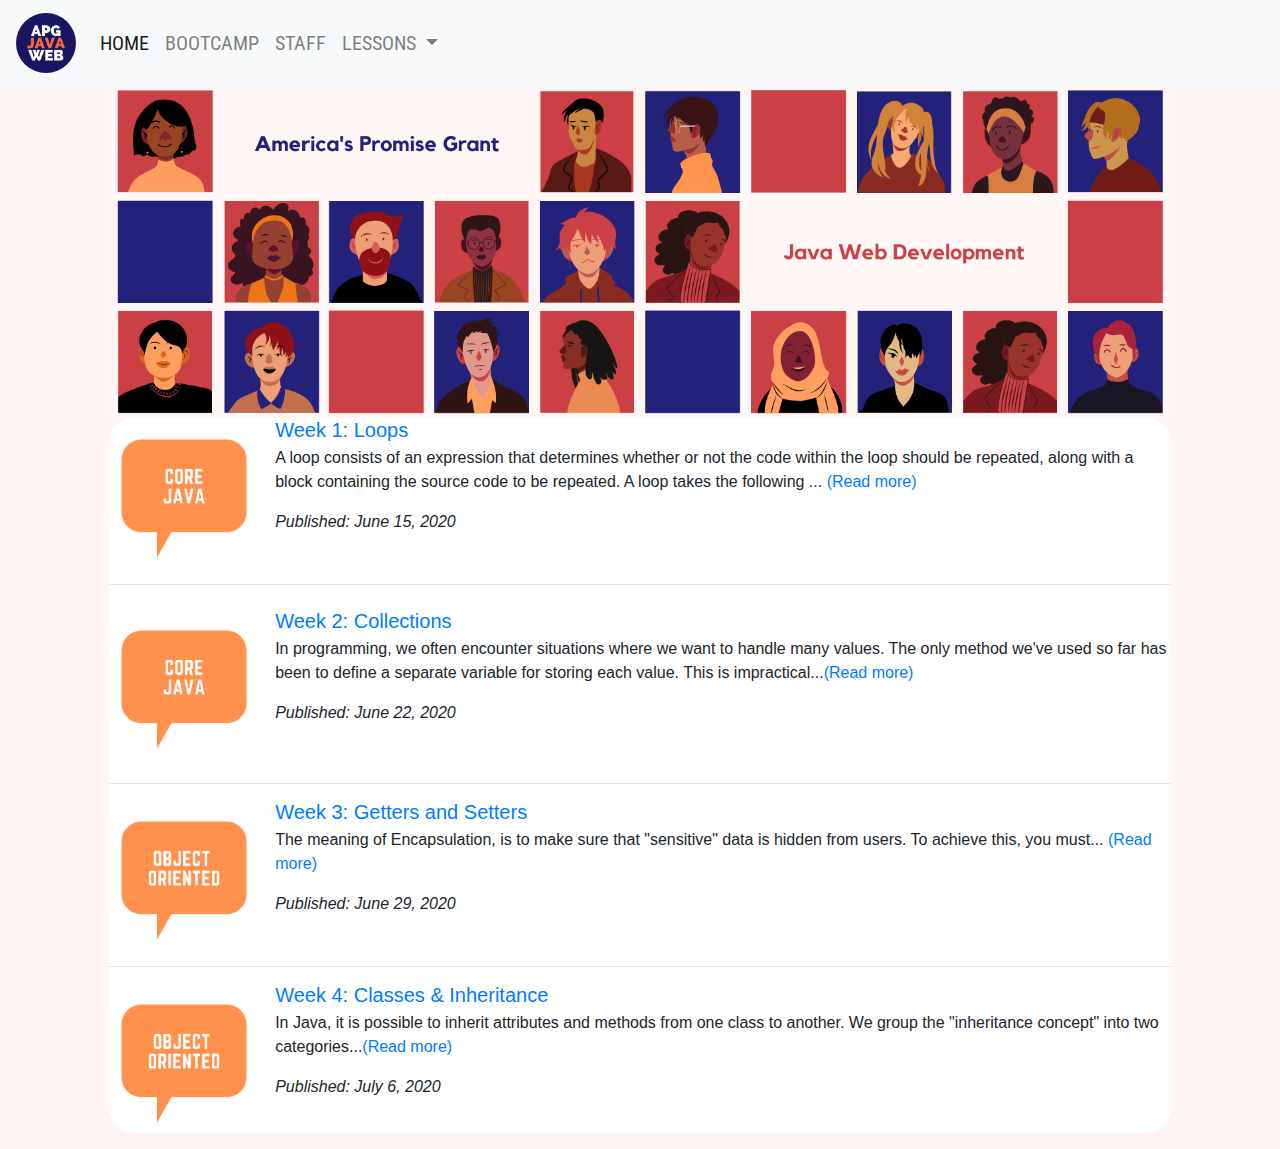
<file: src/main/resources/index.html>
<!doctype html>
<html lang="en">
<head>
    <!-- Required meta tags -->
    <meta charset="utf-8">
    <meta name="viewport" content="width=device-width, initial-scale=1, shrink-to-fit=no">

    <!-- Bootstrap CSS -->
    <link rel="stylesheet" href="https://stackpath.bootstrapcdn.com/bootstrap/4.3.1/css/bootstrap.min.css"
          integrity="sha384-ggOyR0iXCbMQv3Xipma34MD+dH/1fQ784/j6cY/iJTQUOhcWr7x9JvoRxT2MZw1T" crossorigin="anonymous">

<!--    <style>-->
<!--        html, body {-->
<!--            background-color: #FEF5F4;-->
<!--        }-->

<!--        .list-unstyled {-->
<!--            background-color: #FFFFFF;-->
<!--            border-radius: 25px;-->
<!--        }-->

<!--        li img {-->
<!--            border-radius: 50%;-->
<!--        }-->
<!--    </style>-->

    <title>Home</title>
    <link rel="stylesheet" href="styles/main.css">
</head>
<body>


<!--NAV BAR-->
<nav class="navbar navbar-expand-lg navbar-light bg-light sticky-top">
    <a class="navbar-brand" href="#"><img src="photos/navLogo.png" width="60rem" style="border-radius: 50%"></a>
    <button class="navbar-toggler" type="button" data-toggle="collapse" data-target="#navbarNavDropdown" aria-controls="navbarNavDropdown" aria-expanded="false" aria-label="Toggle navigation">
        <span class="navbar-toggler-icon"></span>
    </button>
    <div class="collapse navbar-collapse" id="navbarNavDropdown">
        <ul class="navbar-nav">
            <li class="nav-item">
                <a class="nav-link active" href="index.html">Home<span class="sr-only">(current)</span></a>
            </li>
            <li class="nav-item">
                <a class="nav-link" href="bootcamp.html">Bootcamp</a>
            </li>
            <li class="nav-item">
                <a class="nav-link" href="staff.html">Staff</a>
            </li>
            <li class="nav-item dropdown">
                <a class="nav-link dropdown-toggle" href="#" id="navbarDropdownMenuLink" data-toggle="dropdown" aria-haspopup="true" aria-expanded="false">
                    Lessons
                </a>
                <div class="dropdown-menu" aria-labelledby="navbarDropdownMenuLink">
                    <a class="dropdown-item" href="week1.html">Core: Loops</a>
                    <a class="dropdown-item" href="week2.html">Core: Collections</a>
                    <hr>
                    <a class="dropdown-item" href="week3.html">OOP: Getters & Setters</a>
                    <a class="dropdown-item" href="week4.html">OOP: Classes & Inheritance</a>
                </div>
            </li>
        </ul>
    </div>
</nav>

<!--HERO IMAGE-->




<!--FEED OF POSTS-->

    <div class="row">
        <div class="col">
<!--            1 of 3-->
        </div>


        <div class="col-10"> <!-- START CONTENT -->
            <img src="photos/blogSiteHeroImage.png" width="100%">

            <ul class="list-unstyled">
                <li class="media">
                    <img class="mr-3" src="photos/tweetCore.png" width="150rem" alt="Generic placeholder image">
                    <div class="media-body">
                        <h5 class="mt-0 mb-1"><a href="week1.html">Week 1: Loops</a></h5>
                        <p>A loop consists of an expression that determines whether or not the code within the loop should be repeated, along with a block containing the source code to be repeated. A loop takes the following ... <a href="week1.html">(Read more)</a></p>
                        <p><em>Published: June 15, 2020</em></p>
                    </div>
                </li>
                <hr>
                <li class="media my-4">
                    <img class="mr-3" src="photos/tweetCore.png" width="150rem" alt="Generic placeholder image">
                    <div class="media-body">
                        <h5 class="mt-0 mb-1"><a href="week2.html">Week 2: Collections</a></h5>
                        <p>In programming, we often encounter situations where we want to handle many values. The only method we've used so far has been to define a separate variable for storing each value. This is impractical...<a href="week2.html">(Read more)</a></p>
                        <p><em>Published: June 22, 2020</em></p>
                    </div>
                </li>
                <hr>
                <li class="media">
                    <img class="mr-3" src="photos/tweetOOP.png" width="150rem" alt="Generic placeholder image">
                    <div class="media-body">
                        <h5 class="mt-0 mb-1"><a href="week3.html">Week 3: Getters and Setters</a></h5>
                        <p>The meaning of Encapsulation, is to make sure that "sensitive" data is hidden from users. To achieve this, you must... <a href="week3.html">(Read more)</a> </p>
                        <p><em>Published: June 29, 2020</em></p>
                    </div>
                </li>
                <hr>
                <li class="media">
                    <img class="mr-3" src="photos/tweetOOP.png" width="150rem" alt="Generic placeholder image">
                    <div class="media-body">
                        <h5 class="mt-0 mb-1"><a href="week4.html">Week 4: Classes & Inheritance</a></h5>
                        <p>In Java, it is possible to inherit attributes and methods from one class to another. We group the "inheritance concept" into two categories...<a href="week4.html">(Read more)</a></p>
                        <p><em>Published: July 6, 2020</em></p>
                    </div>
                </li>

            </ul>


        </div> <!-- END CONTENT-->


        <div class="col">
<!--           3 of 3-->
        </div>
    </div>
</div>



















<!-- Optional JavaScript -->
<!-- jQuery first, then Popper.js, then Bootstrap JS -->
<script src="https://code.jquery.com/jquery-3.3.1.slim.min.js"
        integrity="sha384-q8i/X+965DzO0rT7abK41JStQIAqVgRVzpbzo5smXKp4YfRvH+8abtTE1Pi6jizo"
        crossorigin="anonymous"></script>
<script src="https://cdnjs.cloudflare.com/ajax/libs/popper.js/1.14.7/umd/popper.min.js"
        integrity="sha384-UO2eT0CpHqdSJQ6hJty5KVphtPhzWj9WO1clHTMGa3JDZwrnQq4sF86dIHNDz0W1"
        crossorigin="anonymous"></script>
<script src="https://stackpath.bootstrapcdn.com/bootstrap/4.3.1/js/bootstrap.min.js"
        integrity="sha384-JjSmVgyd0p3pXB1rRibZUAYoIIy6OrQ6VrjIEaFf/nJGzIxFDsf4x0xIM+B07jRM"
        crossorigin="anonymous"></script>
</body>
</html>
</file>
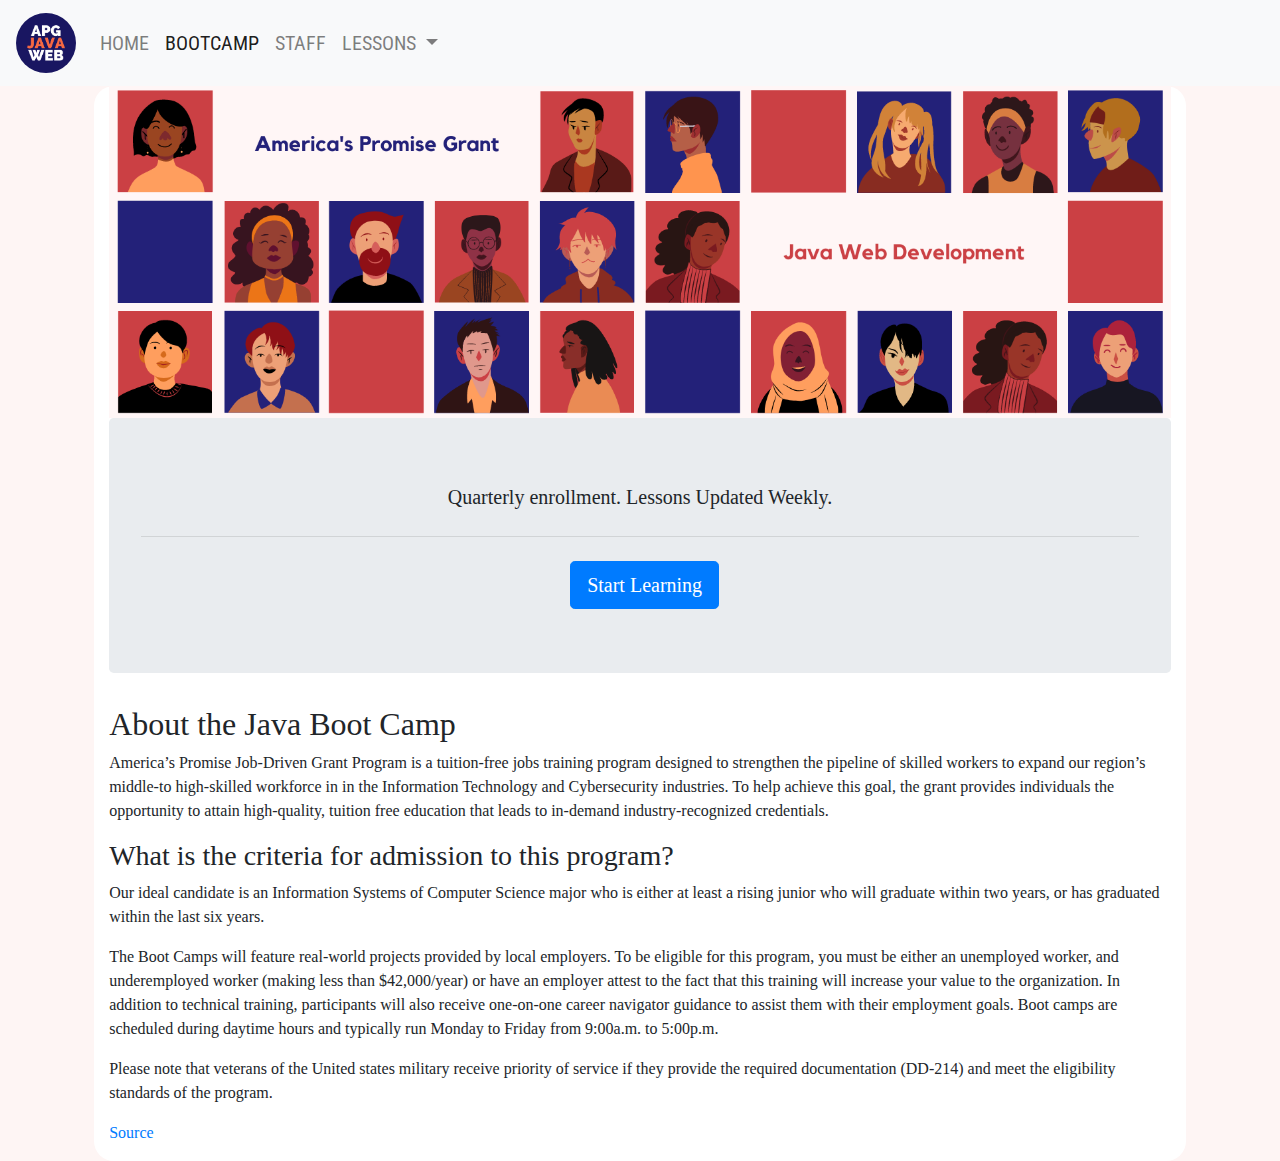
<file: src/main/resources/bootcamp.html>
<!doctype html>
<html lang="en">
<head>
    <!-- Required meta tags -->
    <meta charset="utf-8">
    <meta name="viewport" content="width=device-width, initial-scale=1, shrink-to-fit=no">

    <!-- Bootstrap CSS -->
    <link rel="stylesheet" href="https://stackpath.bootstrapcdn.com/bootstrap/4.3.1/css/bootstrap.min.css"
          integrity="sha384-ggOyR0iXCbMQv3Xipma34MD+dH/1fQ784/j6cY/iJTQUOhcWr7x9JvoRxT2MZw1T" crossorigin="anonymous">

<!--    <style>-->
<!--        html, body {-->
<!--            background-color: #FEF5F4;-->
<!--        }-->

<!--        .list-unstyled {-->
<!--            background-color: #FFFFFF;-->
<!--            border-radius: 25px;-->
<!--        }-->

<!--        li img {-->
<!--            border-radius: 50%;-->
<!--        }-->
<!--    </style>-->

    <title>Bootcamp</title>
    <link rel="stylesheet" href="styles/main.css">
</head>
<body>


<!--NAV BAR-->
<nav class="navbar navbar-expand-lg navbar-light bg-light sticky-top">
    <a class="navbar-brand" href="#"><img src="photos/navLogo.png" width="60rem" style="border-radius: 50%"></a>
    <button class="navbar-toggler" type="button" data-toggle="collapse" data-target="#navbarNavDropdown" aria-controls="navbarNavDropdown" aria-expanded="false" aria-label="Toggle navigation">
        <span class="navbar-toggler-icon"></span>
    </button>
    <div class="collapse navbar-collapse" id="navbarNavDropdown">
        <ul class="navbar-nav">
            <li class="nav-item">
                <a class="nav-link" href="index.html">Home<span class="sr-only">(current)</span></a>
            </li>
            <li class="nav-item">
                <a class="nav-link active" href="bootcamp.html">Bootcamp</a>
            </li>
            <li class="nav-item">
                <a class="nav-link" href="staff.html">Staff</a>
            </li>
            <li class="nav-item dropdown">
                <a class="nav-link dropdown-toggle" href="#" id="navbarDropdownMenuLink" data-toggle="dropdown" aria-haspopup="true" aria-expanded="false">
                    Lessons
                </a>
                <div class="dropdown-menu" aria-labelledby="navbarDropdownMenuLink">
                    <a class="dropdown-item" href="week1.html">Core: Loops</a>
                    <a class="dropdown-item" href="week2.html">Core: Collections</a>
                    <hr>
                    <a class="dropdown-item" href="week3.html">OOP: Getters & Setters</a>
                    <a class="dropdown-item" href="week4.html">OOP: Classes & Inheritance</a>
                </div>
            </li>
        </ul>
    </div>
</nav>





<!--FEED OF POSTS-->

<div class="row">
    <div class="col">
<!--        1 of 3-->
    </div>
    <div class="col-10 about" style="background-color: white; border-radius: 20px">

        <div>
            <img src="photos/blogSiteHeroImage.png" width="100%">
            <div class="jumbotron">
                <p class="lead text-center">Quarterly enrollment. Lessons Updated Weekly.</p>
                <hr class="my-4">
                <a class="btn btn-primary btn-lg text-center" style="text-align: center" href="week1.html" role="button">Start Learning</a>
            </div>
        <h2>About the Java Boot Camp</h2>
        <p>America’s Promise Job-Driven Grant Program is a tuition-free jobs training program designed to strengthen the
            pipeline of skilled workers to expand our region’s middle-to high-skilled workforce in in the Information Technology
            and Cybersecurity industries. To help achieve this goal, the grant provides individuals the opportunity to attain high-quality,
            tuition free education that leads to in-demand industry-recognized credentials.
            </p>
            <h3>What is the criteria for admission to this program?</h3>

            <p>Our ideal candidate is an Information Systems of Computer Science major who is either at least a rising junior who will graduate within two years,
                or has graduated within the last six years.</p>

            <p>The Boot Camps will feature real-world projects provided by local employers. To be eligible for this program,
            you must be either an unemployed worker, and underemployed worker (making less than $42,000/year) or have an employer
            attest to the fact that this training will increase your value to the organization. In addition to technical training,
            participants will also receive one-on-one career navigator guidance to assist them with their employment goals.
                Boot camps are scheduled during daytime hours and typically run Monday to Friday from 9:00a.m. to 5:00p.m.</p>

            <p>Please note that veterans of the United states military receive priority of service if they provide the
                required documentation (DD-214) and meet the eligibility standards of the program.</p>

            <p><a href="https://www.montgomerycollege.edu/workforce-development-continuing-education/information-technology/americas-promise-program/index.html">Source</a></p>
        </div>


    </div>
    <div class="col">
<!--        3 of 3-->
    </div>
</div>
</div>



















<!-- Optional JavaScript -->
<!-- jQuery first, then Popper.js, then Bootstrap JS -->
<script src="https://code.jquery.com/jquery-3.3.1.slim.min.js"
        integrity="sha384-q8i/X+965DzO0rT7abK41JStQIAqVgRVzpbzo5smXKp4YfRvH+8abtTE1Pi6jizo"
        crossorigin="anonymous"></script>
<script src="https://cdnjs.cloudflare.com/ajax/libs/popper.js/1.14.7/umd/popper.min.js"
        integrity="sha384-UO2eT0CpHqdSJQ6hJty5KVphtPhzWj9WO1clHTMGa3JDZwrnQq4sF86dIHNDz0W1"
        crossorigin="anonymous"></script>
<script src="https://stackpath.bootstrapcdn.com/bootstrap/4.3.1/js/bootstrap.min.js"
        integrity="sha384-JjSmVgyd0p3pXB1rRibZUAYoIIy6OrQ6VrjIEaFf/nJGzIxFDsf4x0xIM+B07jRM"
        crossorigin="anonymous"></script>
</body>
</html>
</file>
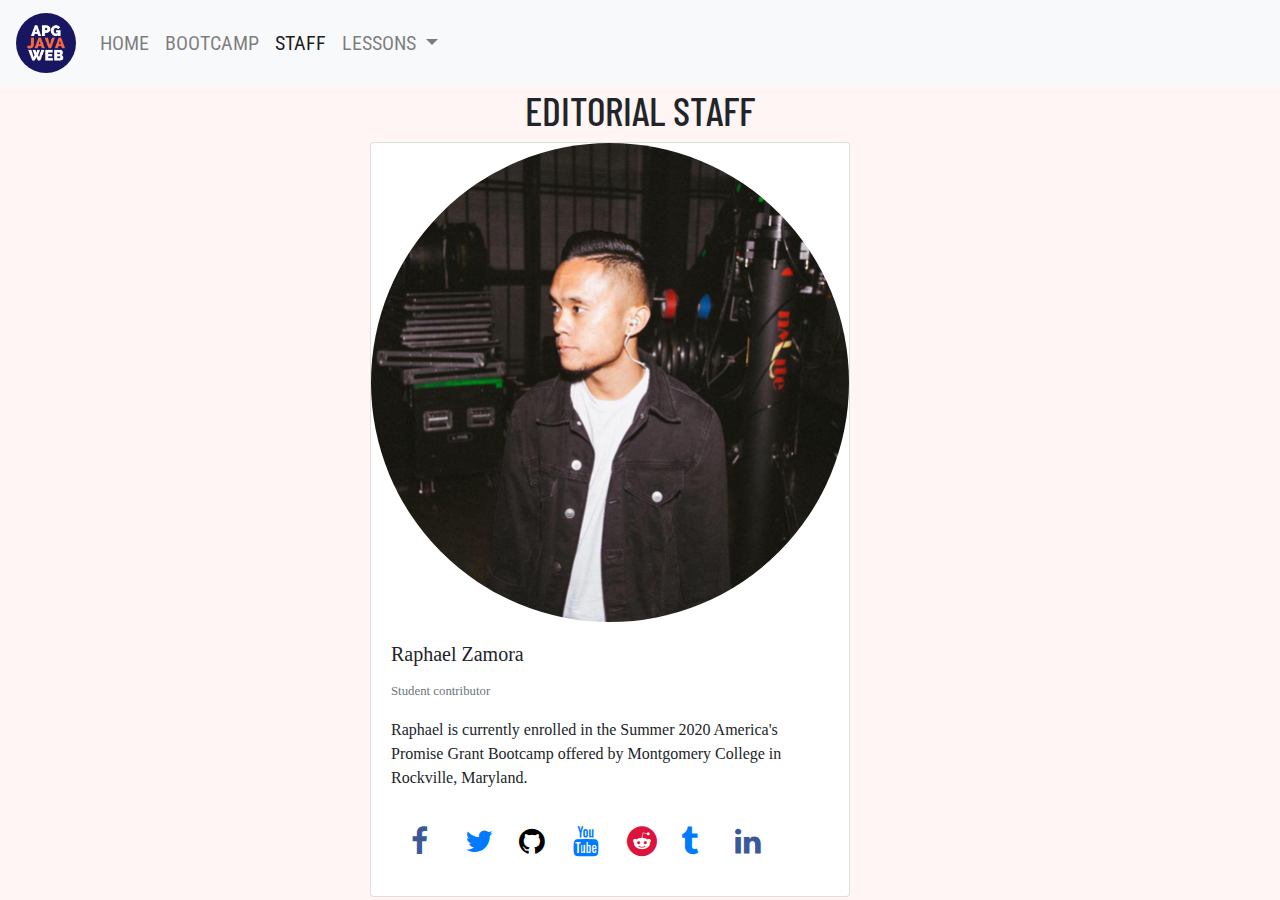
<file: src/main/resources/staff.html>
<!doctype html>
<html lang="en">
<head>
    <!-- Required meta tags -->
    <meta charset="utf-8">
    <meta name="viewport" content="width=device-width, initial-scale=1, shrink-to-fit=no">

    <!-- Bootstrap CSS -->
    <link rel="stylesheet" href="https://stackpath.bootstrapcdn.com/bootstrap/4.3.1/css/bootstrap.min.css"
          integrity="sha384-ggOyR0iXCbMQv3Xipma34MD+dH/1fQ784/j6cY/iJTQUOhcWr7x9JvoRxT2MZw1T" crossorigin="anonymous">
    <link rel="stylesheet" href="https://cdnjs.cloudflare.com/ajax/libs/font-awesome/4.7.0/css/font-awesome.min.css">

    <style>

        .fa {
            padding: 20px;
            font-size: 30px;
            width: 50px;
            text-align: center;
            text-decoration: none;
        }


    </style>



    <title>Staff</title>
    <link rel="stylesheet" href="styles/main.css">
</head>
<body>


<!--NAV BAR-->
<nav class="navbar navbar-expand-lg navbar-light bg-light sticky-top">
    <a class="navbar-brand" href="#"><img src="photos/navLogo.png" width="60rem" style="border-radius: 50%"></a>
    <button class="navbar-toggler" type="button" data-toggle="collapse" data-target="#navbarNavDropdown" aria-controls="navbarNavDropdown" aria-expanded="false" aria-label="Toggle navigation">
        <span class="navbar-toggler-icon"></span>
    </button>
    <div class="collapse navbar-collapse" id="navbarNavDropdown">
        <ul class="navbar-nav">
            <li class="nav-item">
                <a class="nav-link" href="index.html">Home<span class="sr-only">(current)</span></a>
            </li>
            <li class="nav-item">
                <a class="nav-link" href="bootcamp.html">Bootcamp</a>
            </li>
            <li class="nav-item">
                <a class="nav-link active" href="staff.html">Staff</a>
            </li>
            <li class="nav-item dropdown">
                <a class="nav-link dropdown-toggle" href="#" id="navbarDropdownMenuLink" data-toggle="dropdown" aria-haspopup="true" aria-expanded="false">
                    Lessons
                </a>
                <div class="dropdown-menu" aria-labelledby="navbarDropdownMenuLink">
                    <a class="dropdown-item" href="week1.html">Core: Loops</a>
                    <a class="dropdown-item" href="week2.html">Core: Collections</a>
                    <hr>
                    <a class="dropdown-item" href="week3.html">OOP: Getters & Setters</a>
                    <a class="dropdown-item" href="week4.html">OOP: Classes & Inheritance</a>
                </div>
            </li>
        </ul>
    </div>
</nav>

<!--HERO IMAGE-->

<!--JUMBO TRON-->

<!--FEED OF POSTS-->






<!--    <h1 class="text-center authors">Editorial Staff</h1>-->


<!--AUTHOR BODY-->

<div class="container">
    <div class="row">
        <div class="col-lg-3"></div>
        <div class="col-lg-6">
            <h1 class="text-center authors">Editorial Staff</h1>

            <div class="card staff" style="width: 30rem;">
                <img class="card-img-top" src="photos/raph.jpg" style="border-radius: 50%" width="10rem" alt="Card image cap">
                <div class="card-body">
                    <h5 class="card-title">Raphael Zamora</h5>
                    <p class="card-text"><small class="text-muted">Student contributor</small></p>
                    <p class="card-text">Raphael is currently enrolled in the Summer 2020 America's Promise Grant Bootcamp offered by Montgomery College in Rockville, Maryland.</p>
                    <a href="http://facebook.com" class="fa fa-facebook"></a>
                    <a href="http://twitter.com" class="fa fa-twitter"></a>
                    <a href="http://github.com/raphzam" class="fa fa-github"></a>
                    <a href="http://youtube.com" class="fa fa-youtube"></a>
                    <a href="http://reddit.com" class="fa fa-reddit"></a>
                    <a href="http://tumblr.com" class="fa fa-tumblr"></a>
                    <a href="http://linkedin.com" class="fa fa-linkedin"></a>
                </div>
            </div>
        </div>
        <div class="col-lg-3"></div>
    </div>
</div>


















<!-- Optional JavaScript -->
<!-- jQuery first, then Popper.js, then Bootstrap JS -->
<script src="https://code.jquery.com/jquery-3.3.1.slim.min.js"
        integrity="sha384-q8i/X+965DzO0rT7abK41JStQIAqVgRVzpbzo5smXKp4YfRvH+8abtTE1Pi6jizo"
        crossorigin="anonymous"></script>
<script src="https://cdnjs.cloudflare.com/ajax/libs/popper.js/1.14.7/umd/popper.min.js"
        integrity="sha384-UO2eT0CpHqdSJQ6hJty5KVphtPhzWj9WO1clHTMGa3JDZwrnQq4sF86dIHNDz0W1"
        crossorigin="anonymous"></script>
<script src="https://stackpath.bootstrapcdn.com/bootstrap/4.3.1/js/bootstrap.min.js"
        integrity="sha384-JjSmVgyd0p3pXB1rRibZUAYoIIy6OrQ6VrjIEaFf/nJGzIxFDsf4x0xIM+B07jRM"
        crossorigin="anonymous"></script>
</body>
</html>
</file>
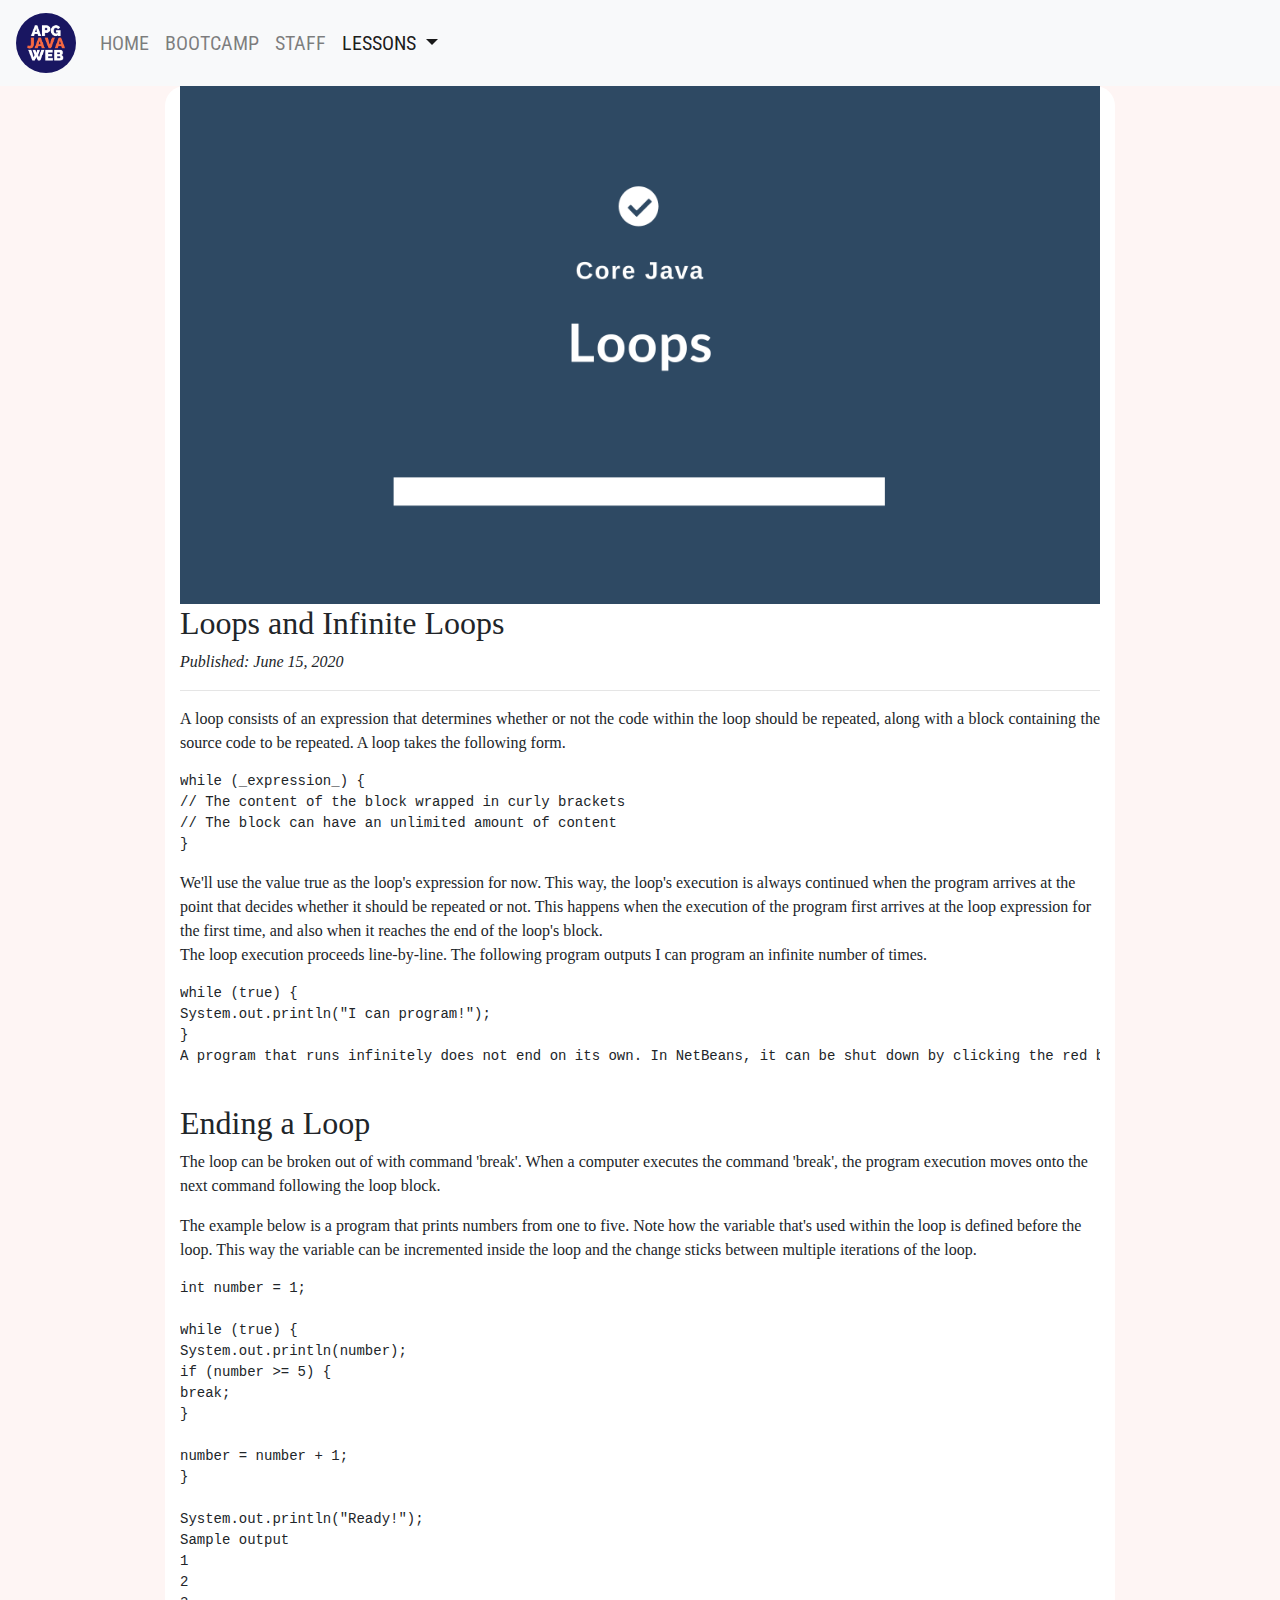
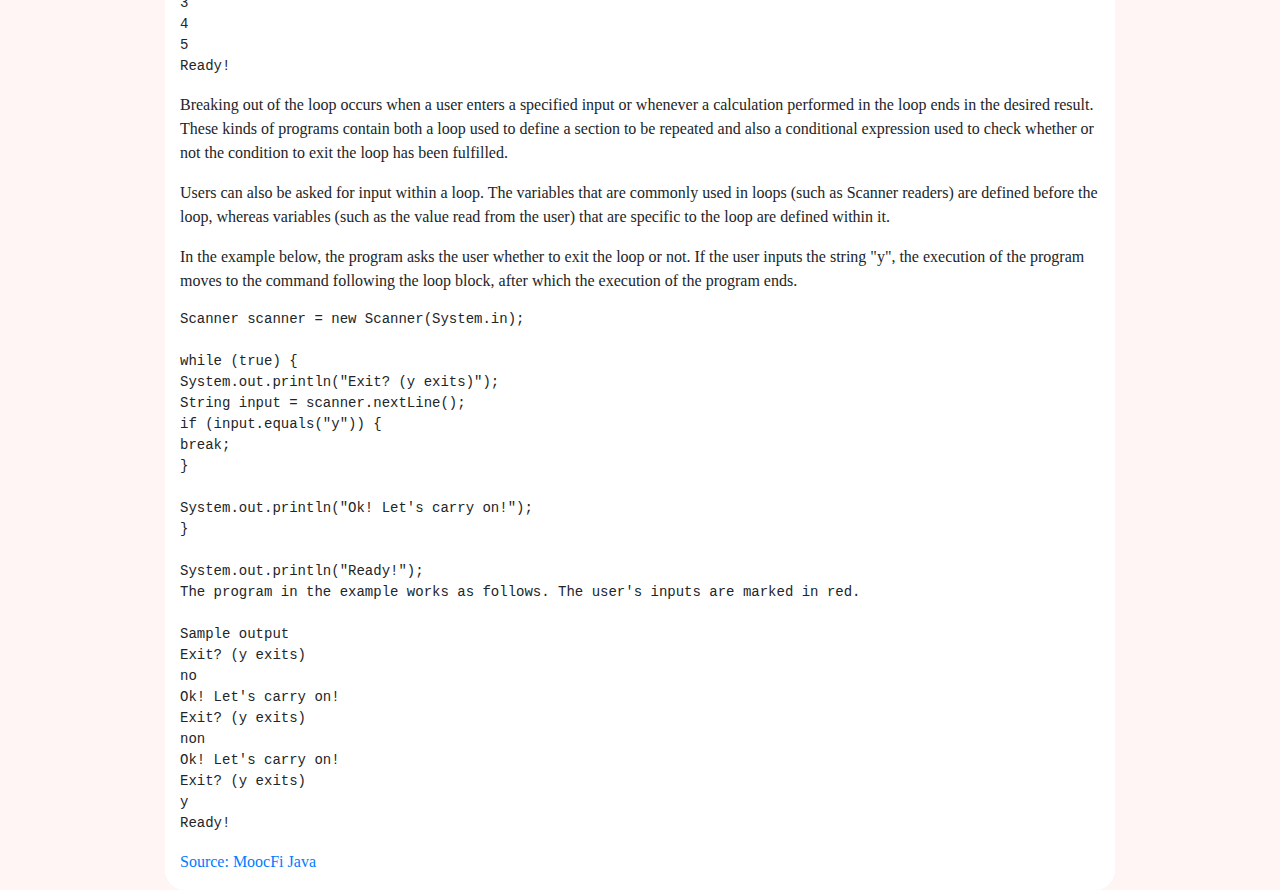
<file: src/main/resources/week1.html>
<!doctype html>
<html lang="en">
<head>
    <!-- Required meta tags -->
    <meta charset="utf-8">
    <meta name="viewport" content="width=device-width, initial-scale=1, shrink-to-fit=no">

    <!-- Bootstrap CSS -->
    <link rel="stylesheet" href="https://stackpath.bootstrapcdn.com/bootstrap/4.3.1/css/bootstrap.min.css"
          integrity="sha384-ggOyR0iXCbMQv3Xipma34MD+dH/1fQ784/j6cY/iJTQUOhcWr7x9JvoRxT2MZw1T" crossorigin="anonymous">

    <style>

    </style>

    <title>Loops</title>
    <link rel="stylesheet" href="styles/main.css">
</head>
<body>


<!--NAV BAR-->
<nav class="navbar navbar-expand-lg navbar-light bg-light sticky-top">
    <a class="navbar-brand" href="#"><img src="photos/navLogo.png" width="60rem" style="border-radius: 50%"></a>
    <button class="navbar-toggler" type="button" data-toggle="collapse" data-target="#navbarNavDropdown" aria-controls="navbarNavDropdown" aria-expanded="false" aria-label="Toggle navigation">
        <span class="navbar-toggler-icon"></span>
    </button>
    <div class="collapse navbar-collapse" id="navbarNavDropdown">
        <ul class="navbar-nav">
            <li class="nav-item">
                <a class="nav-link" href="index.html">Home<span class="sr-only">(current)</span></a>
            </li>
            <li class="nav-item">
                <a class="nav-link" href="bootcamp.html">Bootcamp</a>
            </li>
            <li class="nav-item">
                <a class="nav-link" href="staff.html">Staff</a>
            </li>
            <li class="nav-item dropdown">
                <a class="nav-link dropdown-toggle active" href="#" id="navbarDropdownMenuLink" data-toggle="dropdown" aria-haspopup="true" aria-expanded="false">
                    Lessons
                </a>
                <div class="dropdown-menu" aria-labelledby="navbarDropdownMenuLink">
                    <a class="dropdown-item" href="week1.html">Core: Loops</a>
                    <a class="dropdown-item" href="week2.html">Core: Collections</a>
                    <hr>
                    <a class="dropdown-item" href="week3.html">OOP: Getters & Setters</a>
                    <a class="dropdown-item" href="week4.html">OOP: Classes & Inheritance</a>
                </div>
            </li>
        </ul>
    </div>
</nav>

<!--HERO IMAGE-->




<!--FEED OF POSTS / LESSON PLAN-->


<div class="container">
    <div class="row">
        <div class="col"></div>
        <div class="col-10 lessons" style="background-color: white; border-radius: 20px">
            <img src="photos/lesson1.png" width="100%">

            <h2>Loops and Infinite Loops</h2>
            <p><em>Published: June 15, 2020</em></p>
            <hr>
            <p class="text-justify">A loop consists of an expression that determines whether or not the code within the loop should be repeated, along with a block containing the source code to be repeated. A loop takes the following form.</p>
            <pre>
while (_expression_) {
// The content of the block wrapped in curly brackets
// The block can have an unlimited amount of content
}
</pre>
            We'll use the value true as the loop's expression for now. This way, the loop's execution is always continued when the program arrives at the point that decides whether it should be repeated or not. This happens when the execution of the program first arrives at the loop expression for the first time, and also when it reaches the end of the loop's block.

            <p>The loop execution proceeds line-by-line. The following program outputs I can program an infinite number of times.</p>

            <pre>
while (true) {
System.out.println("I can program!");
}
A program that runs infinitely does not end on its own. In NetBeans, it can be shut down by clicking the red button located on the left side of the output window.
    </pre>

            <h2>Ending a Loop</h2>
            <p>The loop can be broken out of with command 'break'. When a computer executes the command 'break', the program execution moves onto the next command following the loop block.</p>

            <p>The example below is a program that prints numbers from one to five. Note how the variable that's used within the loop is defined before the loop. This way the variable can be incremented inside the loop and the change sticks between multiple iterations of the loop.</p>
            <pre>
int number = 1;

while (true) {
System.out.println(number);
if (number >= 5) {
break;
}

number = number + 1;
}

System.out.println("Ready!");
Sample output
1
2
3
4
5
Ready!
</pre>

<p>Breaking out of the loop occurs when a user enters a specified input or whenever a calculation performed in the loop ends in the desired result. These kinds of programs contain both a loop used to define a section to be repeated and also a conditional expression used to check whether or not the condition to exit the loop has been fulfilled.</p>

<p>Users can also be asked for input within a loop. The variables that are commonly used in loops (such as Scanner readers) are defined before the loop, whereas variables (such as the value read from the user) that are specific to the loop are defined within it.</p>

<p>In the example below, the program asks the user whether to exit the loop or not. If the user inputs the string "y", the execution of the program moves to the command following the loop block, after which the execution of the program ends.</p>
<pre>
Scanner scanner = new Scanner(System.in);

while (true) {
System.out.println("Exit? (y exits)");
String input = scanner.nextLine();
if (input.equals("y")) {
break;
}

System.out.println("Ok! Let's carry on!");
}

System.out.println("Ready!");
The program in the example works as follows. The user's inputs are marked in red.

Sample output
Exit? (y exits)
no
Ok! Let's carry on!
Exit? (y exits)
non
Ok! Let's carry on!
Exit? (y exits)
y
Ready!
</pre>
            <a href="https://java-programming.mooc.fi/part-2/2-repeating"><p>Source: MoocFi Java </p></a>

        </div> <!-- content column -->

        <div class="col"></div>
    </div>
</div>





<!-- Optional JavaScript -->
<!-- jQuery first, then Popper.js, then Bootstrap JS -->
<script src="https://code.jquery.com/jquery-3.3.1.slim.min.js"
        integrity="sha384-q8i/X+965DzO0rT7abK41JStQIAqVgRVzpbzo5smXKp4YfRvH+8abtTE1Pi6jizo"
        crossorigin="anonymous"></script>
<script src="https://cdnjs.cloudflare.com/ajax/libs/popper.js/1.14.7/umd/popper.min.js"
        integrity="sha384-UO2eT0CpHqdSJQ6hJty5KVphtPhzWj9WO1clHTMGa3JDZwrnQq4sF86dIHNDz0W1"
        crossorigin="anonymous"></script>
<script src="https://stackpath.bootstrapcdn.com/bootstrap/4.3.1/js/bootstrap.min.js"
        integrity="sha384-JjSmVgyd0p3pXB1rRibZUAYoIIy6OrQ6VrjIEaFf/nJGzIxFDsf4x0xIM+B07jRM"
        crossorigin="anonymous"></script>
</body>
</html>
</file>
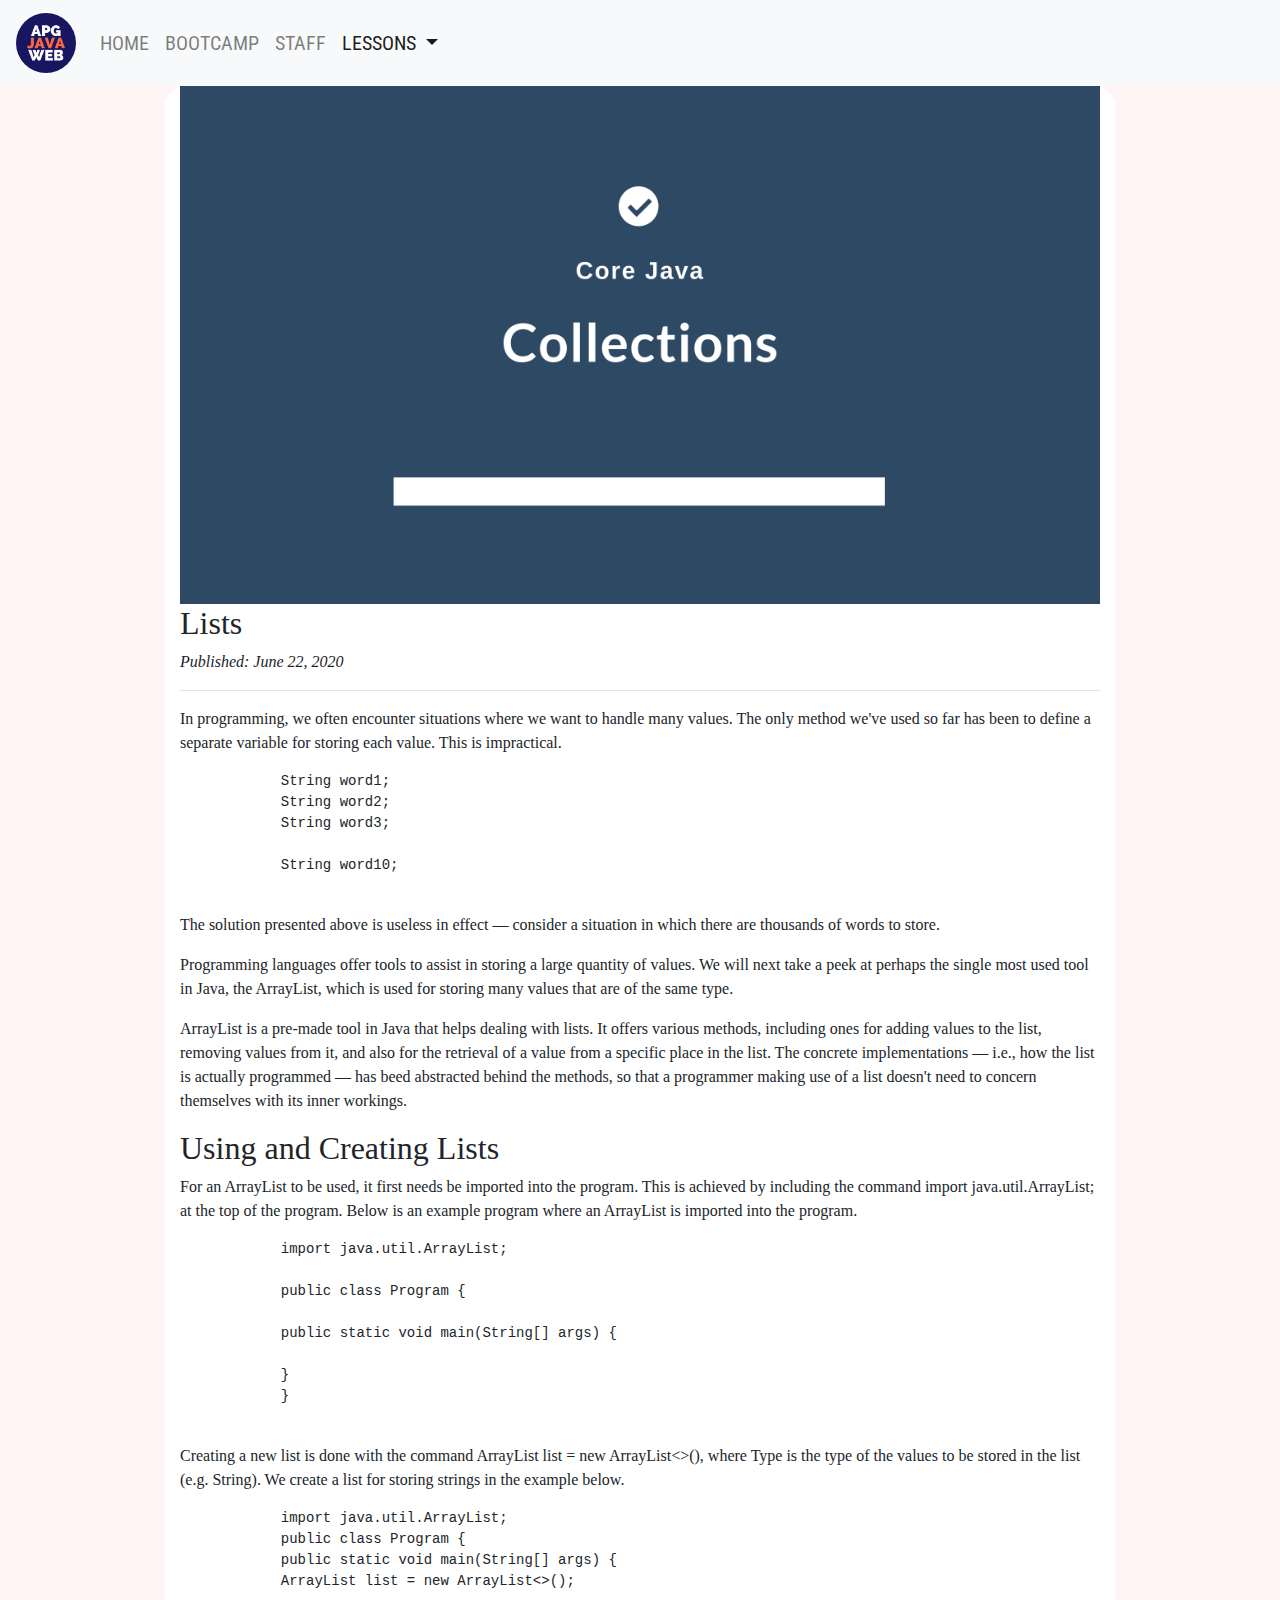
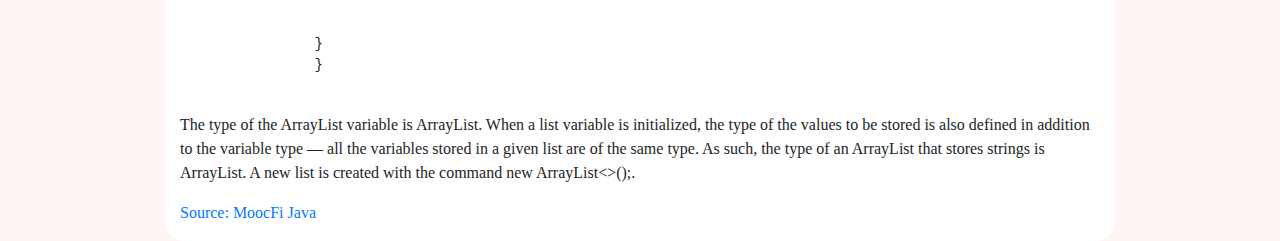
<file: src/main/resources/week2.html>
<!doctype html>
<html lang="en">
<head>
    <!-- Required meta tags -->
    <meta charset="utf-8">
    <meta name="viewport" content="width=device-width, initial-scale=1, shrink-to-fit=no">

    <!-- Bootstrap CSS -->
    <link rel="stylesheet" href="https://stackpath.bootstrapcdn.com/bootstrap/4.3.1/css/bootstrap.min.css"
          integrity="sha384-ggOyR0iXCbMQv3Xipma34MD+dH/1fQ784/j6cY/iJTQUOhcWr7x9JvoRxT2MZw1T" crossorigin="anonymous">



    <title>Collections</title>
    <link rel="stylesheet" href="styles/main.css">
</head>
<body>


<!--NAV BAR-->
<nav class="navbar navbar-expand-lg navbar-light bg-light sticky-top">
    <a class="navbar-brand" href="#"><img src="photos/navLogo.png" width="60rem" style="border-radius: 50%"></a>
    <button class="navbar-toggler" type="button" data-toggle="collapse" data-target="#navbarNavDropdown" aria-controls="navbarNavDropdown" aria-expanded="false" aria-label="Toggle navigation">
        <span class="navbar-toggler-icon"></span>
    </button>
    <div class="collapse navbar-collapse" id="navbarNavDropdown">
        <ul class="navbar-nav">
            <li class="nav-item">
                <a class="nav-link" href="index.html">Home<span class="sr-only">(current)</span></a>
            </li>
            <li class="nav-item">
                <a class="nav-link" href="bootcamp.html">Bootcamp</a>
            </li>
            <li class="nav-item">
                <a class="nav-link" href="staff.html">Staff</a>
            </li>
            <li class="nav-item dropdown">
                <a class="nav-link dropdown-toggle active" href="#" id="navbarDropdownMenuLink" data-toggle="dropdown" aria-haspopup="true" aria-expanded="false">
                    Lessons
                </a>
                <div class="dropdown-menu" aria-labelledby="navbarDropdownMenuLink">
                    <a class="dropdown-item" href="week1.html">Core: Loops</a>
                    <a class="dropdown-item" href="week2.html">Core: Collections</a>
                    <hr>
                    <a class="dropdown-item" href="week3.html">OOP: Getters & Setters</a>
                    <a class="dropdown-item" href="week4.html">OOP: Classes & Inheritance</a>
                </div>
            </li>
        </ul>
    </div>
</nav>

<!--HERO IMAGE-->
<div class="container-fluid">
    <div class="col">
    </div>
</div>



<!--FEED OF POSTS / LESSON PLAN-->


<div class="container">
    <div class="row">
        <div class="col-lg-1"></div>
        <div class="col-lg-10 lessons" style="background-color: white; border-radius: 20px"><!-- insert lesson content -->
            <img src="photos/lesson2.png" width="100%">
            <h2>Lists</h2>
            <p><em>Published: June 22, 2020</em></p>
            <hr>
                <p>In programming, we often encounter situations where we want to handle many values. The only method we've used so far has been to define a separate variable for storing each value. This is impractical.</p>

                <pre>
            String word1;
            String word2;
            String word3;

            String word10;
                </pre>
                <p>The solution presented above is useless in effect — consider a situation in which there are thousands of words to store.</p>

                <p>Programming languages offer tools to assist in storing a large quantity of values. We will next take a peek at perhaps the single most used tool in Java, the ArrayList, which is used for storing many values that are of the same type.</p>

                <p>ArrayList is a pre-made tool in Java that helps dealing with lists. It offers various methods, including ones for adding values to the list, removing values from it, and also for the retrieval of a value from a specific place in the list. The concrete implementations — i.e., how the list is actually programmed — has beed abstracted behind the methods, so that a programmer making use of a list doesn't need to concern themselves with its inner workings.</p>

                <h2>Using and Creating Lists</h2>

                <p>For an ArrayList to be used, it first needs be imported into the program. This is achieved by including the command import java.util.ArrayList; at the top of the program. Below is an example program where an ArrayList is imported into the program.</p>

                <pre>
            import java.util.ArrayList;

            public class Program {

            public static void main(String[] args) {

            }
            }
                </pre>

                <p>Creating a new list is done with the command ArrayList<Type> list = new ArrayList<>(), where Type is the type of the values to be stored in the list (e.g. String). We create a list for storing strings in the example below.</p>

            <pre>
            import java.util.ArrayList;
            public class Program {
            public static void main(String[] args) {
            ArrayList<String> list = new ArrayList<>();


                }
                }
            </pre>

                <p>The type of the ArrayList variable is ArrayList. When a list variable is initialized, the type of the values to be stored is also defined in addition to the variable type — all the variables stored in a given list are of the same type. As such, the type of an ArrayList that stores strings is ArrayList<String>. A new list is created with the command new ArrayList<>();.</p>

            <a href="https://java-programming.mooc.fi/part-3/2-lists"><p>Source: MoocFi Java</p></a>

        </div> <!-- content column -->

        <div class="col-lg-1"></div>
    </div>
</div>





<!-- Optional JavaScript -->
<!-- jQuery first, then Popper.js, then Bootstrap JS -->
<script src="https://code.jquery.com/jquery-3.3.1.slim.min.js"
        integrity="sha384-q8i/X+965DzO0rT7abK41JStQIAqVgRVzpbzo5smXKp4YfRvH+8abtTE1Pi6jizo"
        crossorigin="anonymous"></script>
<script src="https://cdnjs.cloudflare.com/ajax/libs/popper.js/1.14.7/umd/popper.min.js"
        integrity="sha384-UO2eT0CpHqdSJQ6hJty5KVphtPhzWj9WO1clHTMGa3JDZwrnQq4sF86dIHNDz0W1"
        crossorigin="anonymous"></script>
<script src="https://stackpath.bootstrapcdn.com/bootstrap/4.3.1/js/bootstrap.min.js"
        integrity="sha384-JjSmVgyd0p3pXB1rRibZUAYoIIy6OrQ6VrjIEaFf/nJGzIxFDsf4x0xIM+B07jRM"
        crossorigin="anonymous"></script>
</body>
</html>
</file>
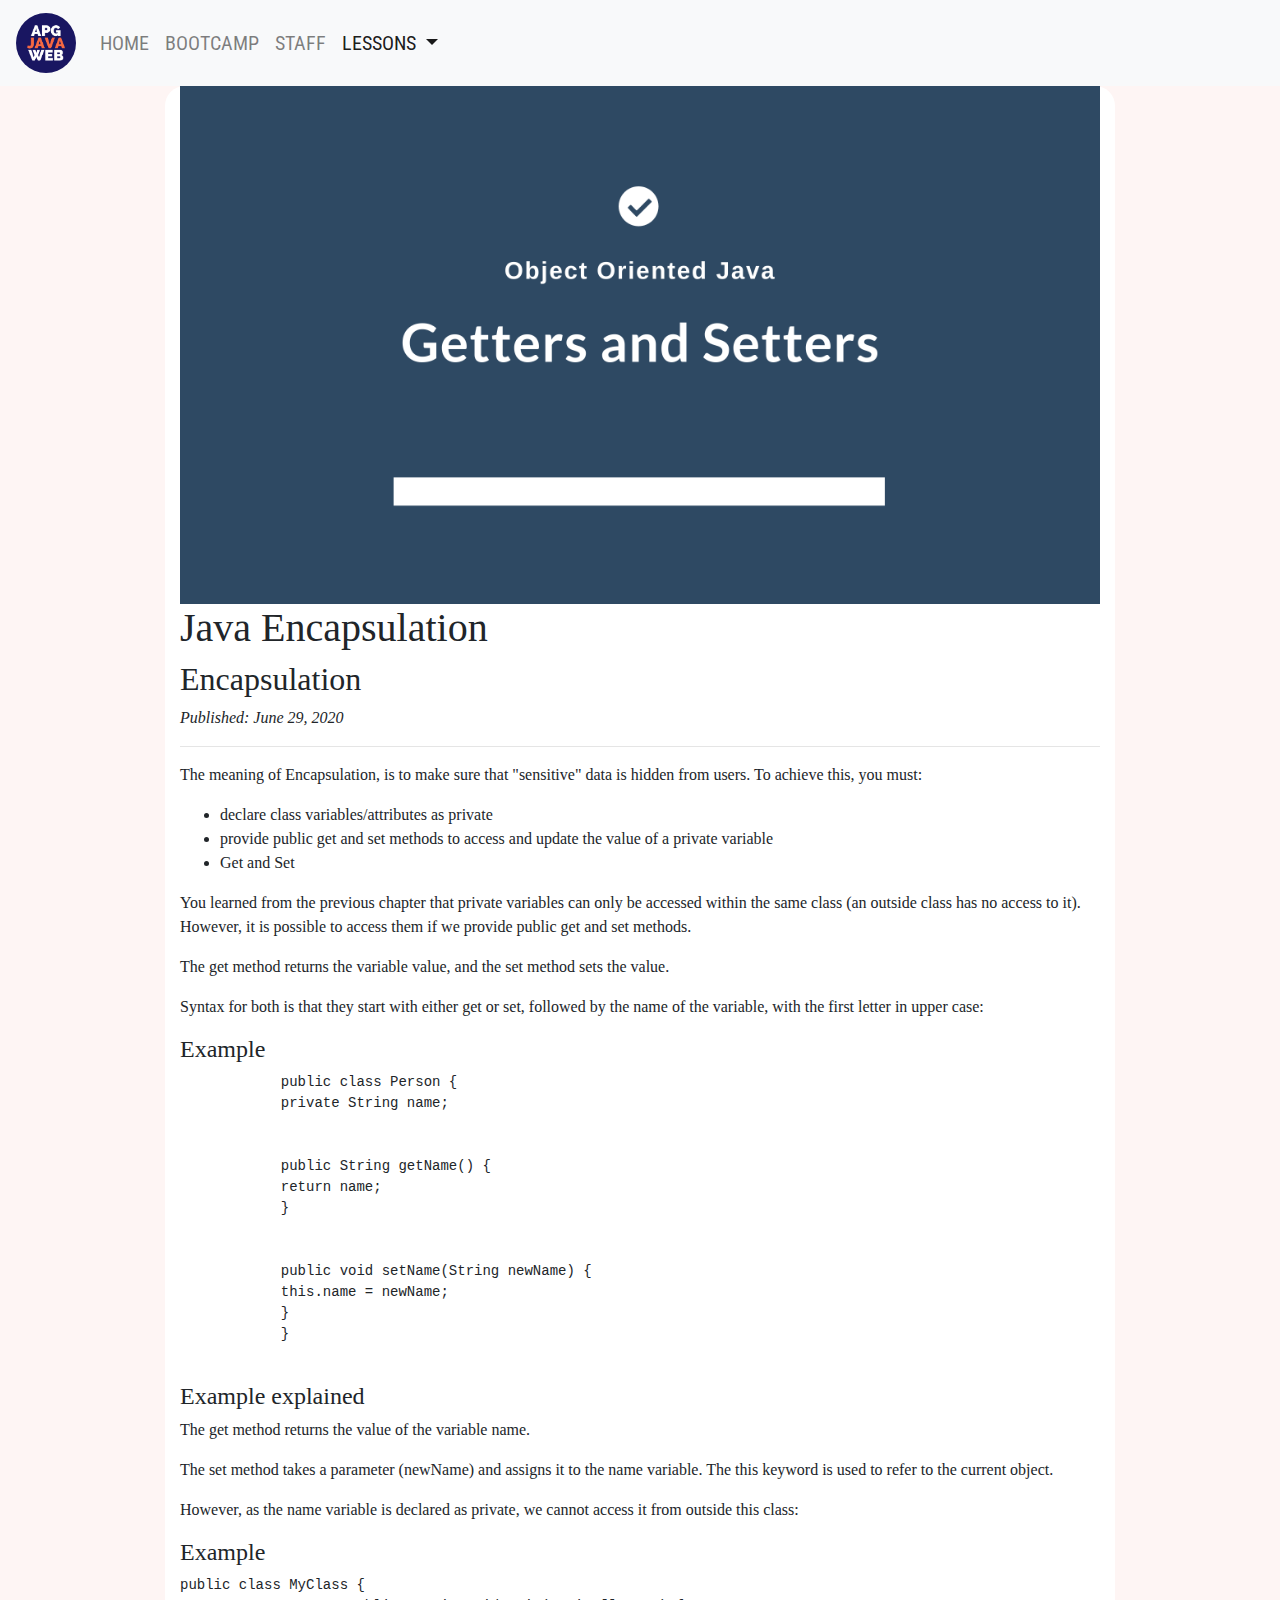
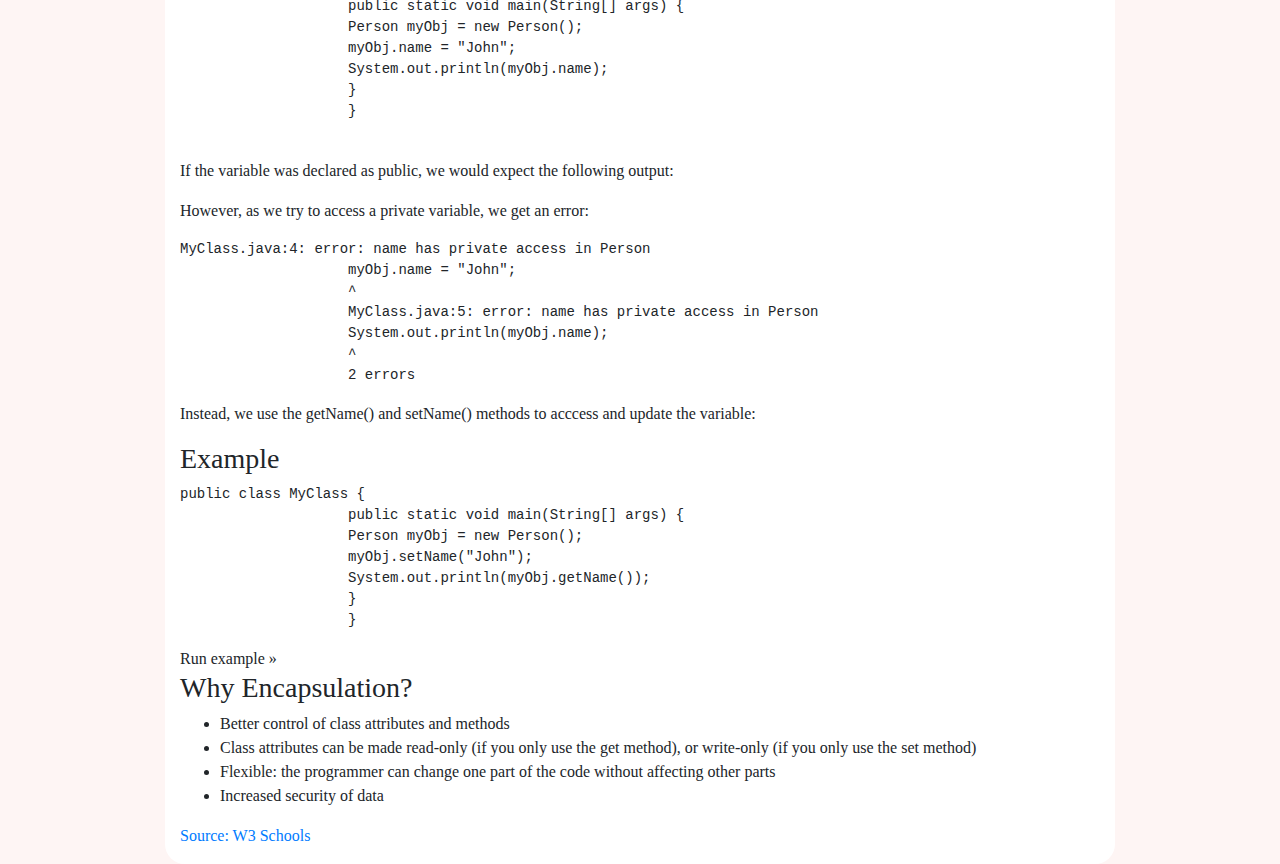
<file: src/main/resources/week3.html>
<!doctype html>
<html lang="en">
<head>
    <!-- Required meta tags -->
    <meta charset="utf-8">
    <meta name="viewport" content="width=device-width, initial-scale=1, shrink-to-fit=no">

    <!-- Bootstrap CSS -->
    <link rel="stylesheet" href="https://stackpath.bootstrapcdn.com/bootstrap/4.3.1/css/bootstrap.min.css"
          integrity="sha384-ggOyR0iXCbMQv3Xipma34MD+dH/1fQ784/j6cY/iJTQUOhcWr7x9JvoRxT2MZw1T" crossorigin="anonymous">

    <title>Getters & Setters</title>
    <link rel="stylesheet" href="styles/main.css">
</head>
<body>


<!--NAV BAR-->
<nav class="navbar navbar-expand-lg navbar-light bg-light sticky-top">
    <a class="navbar-brand" href="#"><img src="photos/navLogo.png" width="60rem" style="border-radius: 50%"></a>
    <button class="navbar-toggler" type="button" data-toggle="collapse" data-target="#navbarNavDropdown" aria-controls="navbarNavDropdown" aria-expanded="false" aria-label="Toggle navigation">
        <span class="navbar-toggler-icon"></span>
    </button>
    <div class="collapse navbar-collapse" id="navbarNavDropdown">
        <ul class="navbar-nav">
            <li class="nav-item">
                <a class="nav-link" href="index.html">Home<span class="sr-only">(current)</span></a>
            </li>
            <li class="nav-item">
                <a class="nav-link" href="bootcamp.html">Bootcamp</a>
            </li>
            <li class="nav-item">
                <a class="nav-link" href="staff.html">Staff</a>
            </li>
            <li class="nav-item dropdown">
                <a class="nav-link dropdown-toggle active" href="#" id="navbarDropdownMenuLink" data-toggle="dropdown" aria-haspopup="true" aria-expanded="false">
                    Lessons
                </a>
                <div class="dropdown-menu" aria-labelledby="navbarDropdownMenuLink">
                    <a class="dropdown-item" href="week1.html">Core: Loops</a>
                    <a class="dropdown-item" href="week2.html">Core: Collections</a>
                    <hr>
                    <a class="dropdown-item" href="week3.html">OOP: Getters & Setters</a>
                    <a class="dropdown-item" href="week4.html">OOP: Classes & Inheritance</a>
                </div>
            </li>
        </ul>
    </div>
</nav>

<!--HERO IMAGE-->




<!--FEED OF POSTS / LESSON PLAN-->


<div class="container">
    <div class="row">
        <div class="col-lg-1"></div>
        <div class="col-lg-10 lessons" style="background-color: white; border-radius: 20px"><!-- insert lesson content -->
            <img src="photos/lesson3.png" width="100%">
            <h1>Java Encapsulation</h1>

            <h2>Encapsulation</h2>
            <p><em>Published: June 29, 2020</em></p>
            <hr>

                <p>The meaning of Encapsulation, is to make sure that "sensitive" data is hidden from users. To achieve this, you must:</p>

<ul>

    <li>declare class variables/attributes as private</li>
    <li>provide public get and set methods to access and update the value of a private variable</li>
    <li>Get and Set</li>
</ul>

                <p>You learned from the previous chapter that private variables can only be accessed within the same class (an outside class has no access to it). However, it is possible to access them if we provide public get and set methods.</p>

                <p>The get method returns the variable value, and the set method sets the value.</p>

                <p>Syntax for both is that they start with either get or set, followed by the name of the variable, with the first letter in upper case:</p>

                <h4>Example</h4>
            <pre>
            public class Person {
            private String name;


            public String getName() {
            return name;
            }


            public void setName(String newName) {
            this.name = newName;
            }
            }
            </pre>

                <h4>Example explained</h4>

                <p>The get method returns the value of the variable name.</p>

                <p>The set method takes a parameter (newName) and assigns it to the name variable. The this keyword is
                    used to refer to the current object.</p>

                <p>However, as the name variable is declared as private, we cannot access it from outside this
                    class:</p>

                <h4>Example</h4>

                <pre>public class MyClass {
                    public static void main(String[] args) {
                    Person myObj = new Person();
                    myObj.name = "John";
                    System.out.println(myObj.name);
                    }
                    }
                </pre>

                <p>If the variable was declared as public, we would expect the following output:</p>

                <p>However, as we try to access a private variable, we get an error:</p>

                <pre>MyClass.java:4: error: name has private access in Person
                    myObj.name = "John";
                    ^
                    MyClass.java:5: error: name has private access in Person
                    System.out.println(myObj.name);
                    ^
                    2 errors</pre>

                <p>Instead, we use the getName() and setName() methods to acccess and update the variable:</p>

                <h3>Example</h3>

                <pre>public class MyClass {
                    public static void main(String[] args) {
                    Person myObj = new Person();
                    myObj.setName("John");
                    System.out.println(myObj.getName());
                    }
                    }</pre>


            Run example »

                <h3>Why Encapsulation?</h3>

                <ul>
                    <li>Better control of class attributes and methods</li>
                    <li>Class attributes can be made read-only (if you only use the get method), or write-only (if you only
                    use the set method)
                    </li>
                    <li>Flexible: the programmer can change one part of the code without affecting other parts</li>
                    <li>Increased security of data</li>
                </ul>
            <a href="https://www.w3schools.com/java/java_encapsulation.asp"><p>Source: W3 Schools</p></a>

        </div> <!--END content column -->


        <div class="col-lg-1"></div>
    </div>
</div>





<!-- Optional JavaScript -->
<!-- jQuery first, then Popper.js, then Bootstrap JS -->
<script src="https://code.jquery.com/jquery-3.3.1.slim.min.js"
        integrity="sha384-q8i/X+965DzO0rT7abK41JStQIAqVgRVzpbzo5smXKp4YfRvH+8abtTE1Pi6jizo"
        crossorigin="anonymous"></script>
<script src="https://cdnjs.cloudflare.com/ajax/libs/popper.js/1.14.7/umd/popper.min.js"
        integrity="sha384-UO2eT0CpHqdSJQ6hJty5KVphtPhzWj9WO1clHTMGa3JDZwrnQq4sF86dIHNDz0W1"
        crossorigin="anonymous"></script>
<script src="https://stackpath.bootstrapcdn.com/bootstrap/4.3.1/js/bootstrap.min.js"
        integrity="sha384-JjSmVgyd0p3pXB1rRibZUAYoIIy6OrQ6VrjIEaFf/nJGzIxFDsf4x0xIM+B07jRM"
        crossorigin="anonymous"></script>
</body>
</html>
</file>
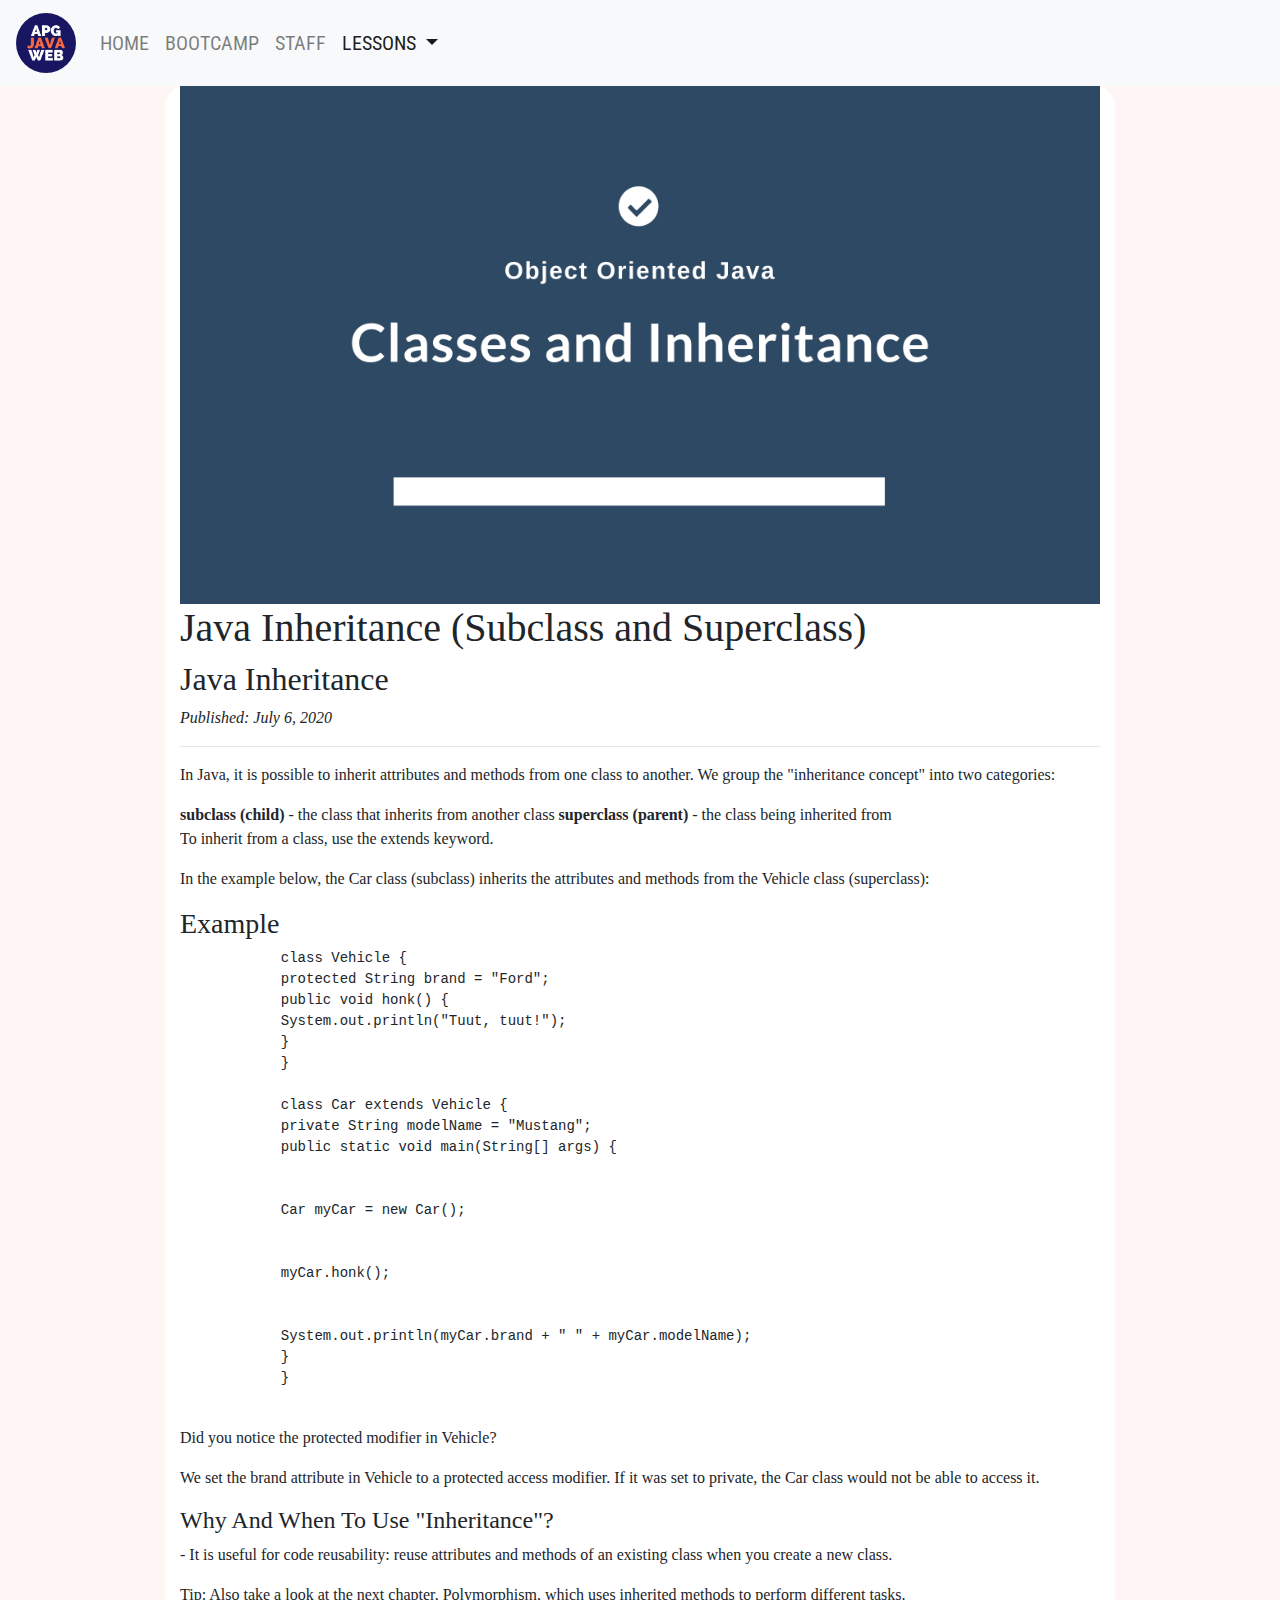
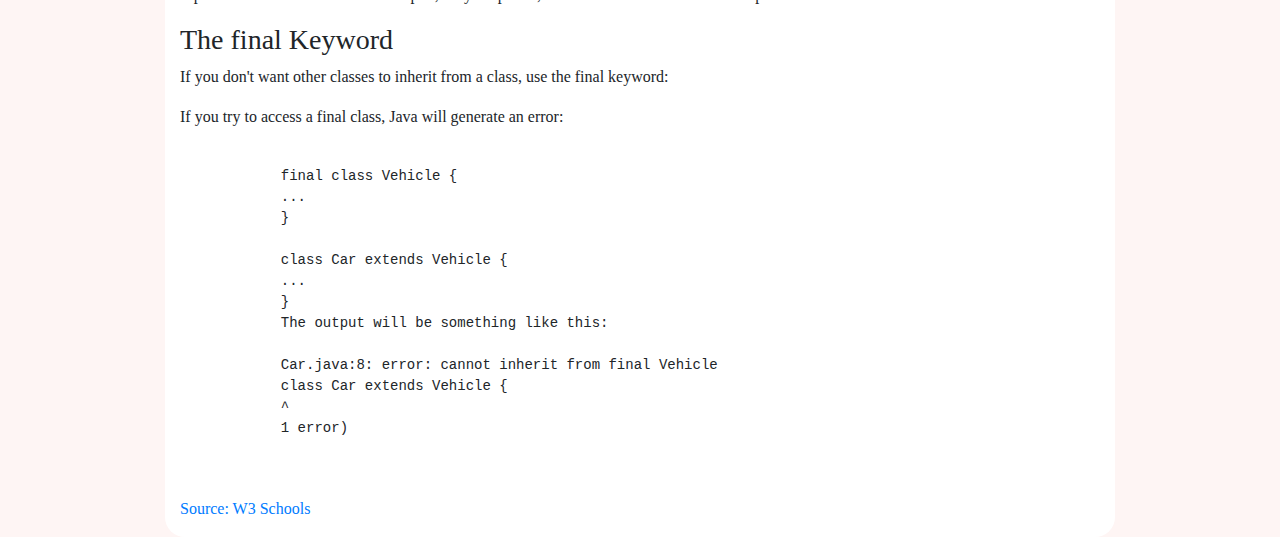
<file: src/main/resources/week4.html>
<!doctype html>
<html lang="en">
<head>
    <!-- Required meta tags -->
    <meta charset="utf-8">
    <meta name="viewport" content="width=device-width, initial-scale=1, shrink-to-fit=no">

    <!-- Bootstrap CSS -->
    <link rel="stylesheet" href="https://stackpath.bootstrapcdn.com/bootstrap/4.3.1/css/bootstrap.min.css"
          integrity="sha384-ggOyR0iXCbMQv3Xipma34MD+dH/1fQ784/j6cY/iJTQUOhcWr7x9JvoRxT2MZw1T" crossorigin="anonymous">


    <title>Classes & Inheritance</title>
    <link rel="stylesheet" href="styles/main.css">
</head>
<body>


<!--NAV BAR-->
<nav class="navbar navbar-expand-lg navbar-light bg-light sticky-top">
    <a class="navbar-brand" href="#"><img src="photos/navLogo.png" width="60rem" style="border-radius: 50%"></a>
    <button class="navbar-toggler" type="button" data-toggle="collapse" data-target="#navbarNavDropdown" aria-controls="navbarNavDropdown" aria-expanded="false" aria-label="Toggle navigation">
        <span class="navbar-toggler-icon"></span>
    </button>
    <div class="collapse navbar-collapse" id="navbarNavDropdown">
        <ul class="navbar-nav">
            <li class="nav-item">
                <a class="nav-link" href="index.html">Home<span class="sr-only">(current)</span></a>
            </li>
            <li class="nav-item">
                <a class="nav-link" href="bootcamp.html">Bootcamp</a>
            </li>
            <li class="nav-item">
                <a class="nav-link" href="staff.html">Staff</a>
            </li>
            <li class="nav-item dropdown">
                <a class="nav-link dropdown-toggle active" href="#" id="navbarDropdownMenuLink" data-toggle="dropdown" aria-haspopup="true" aria-expanded="false">
                    Lessons
                </a>
                <div class="dropdown-menu" aria-labelledby="navbarDropdownMenuLink">
                    <a class="dropdown-item" href="week1.html">Core: Loops</a>
                    <a class="dropdown-item" href="week2.html">Core: Collections</a>
                    <hr>
                    <a class="dropdown-item" href="week3.html">OOP: Getters & Setters</a>
                    <a class="dropdown-item" href="week4.html">OOP: Classes & Inheritance</a>
                </div>
            </li>
        </ul>
    </div>
</nav>

<!--HERO IMAGE-->




<!--FEED OF POSTS / LESSON PLAN-->


<div class="container">
    <div class="row">
        <div class="col-lg-1"></div>
        <div class="col-lg-10 lessons" style="background-color: white; border-radius: 20px"><!-- insert lesson content -->
            <img src="photos/lesson4.png" width="100%">

            <h1>Java Inheritance (Subclass and Superclass)</h1>
            <h2>Java Inheritance</h2>
            <p><em>Published: July 6, 2020</em></p>

            <hr>

            <p>In Java, it is possible to inherit attributes and methods from one class to another. We group the "inheritance concept" into two categories:</p>

                <strong>subclass (child)</strong> - the class that inherits from another class
                <strong>superclass (parent)</strong> - the class being inherited from

            <p>To inherit from a class, use the extends keyword.</p>

            <p>In the example below, the Car class (subclass) inherits the attributes and methods from the Vehicle class (superclass):</p>

            <h3>Example</h3>

            <pre>
            class Vehicle {
            protected String brand = "Ford";
            public void honk() {
            System.out.println("Tuut, tuut!");
            }
            }

            class Car extends Vehicle {
            private String modelName = "Mustang";
            public static void main(String[] args) {


            Car myCar = new Car();


            myCar.honk();


            System.out.println(myCar.brand + " " + myCar.modelName);
            }
            }
            </pre>


            <p>Did you notice the protected modifier in Vehicle?</p>

            <p>We set the brand attribute in Vehicle to a protected access modifier. If it was set to private, the Car class would not be able to access it.</p>

            <h4>Why And When To Use "Inheritance"?</h4>

            <p>- It is useful for code reusability: reuse attributes and methods of an existing class when you create a new class.</p>

            <p>Tip: Also take a look at the next chapter, Polymorphism, which uses inherited methods to perform different tasks.</p>

            <h3>The final Keyword</h3>

            <p>If you don't want other classes to inherit from a class, use the final keyword:</p>

            <p>If you try to access a final class, Java will generate an error:</p>

            <pre>

            final class Vehicle {
            ...
            }

            class Car extends Vehicle {
            ...
            }
            The output will be something like this:

            Car.java:8: error: cannot inherit from final Vehicle
            class Car extends Vehicle {
            ^
            1 error)

            </pre>

            <p><a href="https://www.w3schools.com/java/java_inheritance.asp">Source: W3 Schools </a></p>


        </div> <!-- content column -->

        <div class="col-lg-1"></div>
    </div>
</div>





<!-- Optional JavaScript -->
<!-- jQuery first, then Popper.js, then Bootstrap JS -->
<script src="https://code.jquery.com/jquery-3.3.1.slim.min.js"
        integrity="sha384-q8i/X+965DzO0rT7abK41JStQIAqVgRVzpbzo5smXKp4YfRvH+8abtTE1Pi6jizo"
        crossorigin="anonymous"></script>
<script src="https://cdnjs.cloudflare.com/ajax/libs/popper.js/1.14.7/umd/popper.min.js"
        integrity="sha384-UO2eT0CpHqdSJQ6hJty5KVphtPhzWj9WO1clHTMGa3JDZwrnQq4sF86dIHNDz0W1"
        crossorigin="anonymous"></script>
<script src="https://stackpath.bootstrapcdn.com/bootstrap/4.3.1/js/bootstrap.min.js"
        integrity="sha384-JjSmVgyd0p3pXB1rRibZUAYoIIy6OrQ6VrjIEaFf/nJGzIxFDsf4x0xIM+B07jRM"
        crossorigin="anonymous"></script>
</body>
</html>
</file>
<file: src/main/resources/styles/main.css>
/*@import url('https://fonts.googleapis.com/css2?family=Roboto+Slab&display=swap');*/
@import url('https://fonts.googleapis.com/css2?family=Roboto+Condensed&family=Roboto+Slab&display=swap');
@import url('https://fonts.googleapis.com/css2?family=Noto+Serif&display=swap');
@import url('https://fonts.googleapis.com/css2?family=Barlow+Condensed&display=swap');

html {
    scroll-behavior: smooth;
}

html, body {
    background-color: #FEF5F4;
}


li img {
    border-radius: 50%;
}

nav {
    font-family: 'Roboto Condensed', sans-serif;
    font-size: 20px;
    text-transform: uppercase;
}

.btn {
   margin-left: 43%;
}

.authors{
    font-family: 'Barlow Condensed', sans-serif;
    text-transform: uppercase;
}

.about{
    font-family: Georgia;
}

.staff{
    font-family: "Georgia";
}

.lessons {
    font-family: "Palatino";
}

.list-unstyled {
    background-color: #FFFFFF;
    border-radius: 25px;
}

.jumbotron .container{
    text-align: center;
}

.fa {
    padding: 20px;
    font-size: 30px;
    width: 50px;
    text-align: center;
    text-decoration: none;
}

.fa-facebook{
    color: #3B5998;
}

.fa-github{
    color: black;
}

.fa-linkedin{
    color: #3B5998;
}

.fa-reddit{
    color: crimson;
}

.fa-tumblr{

 }
</file>
